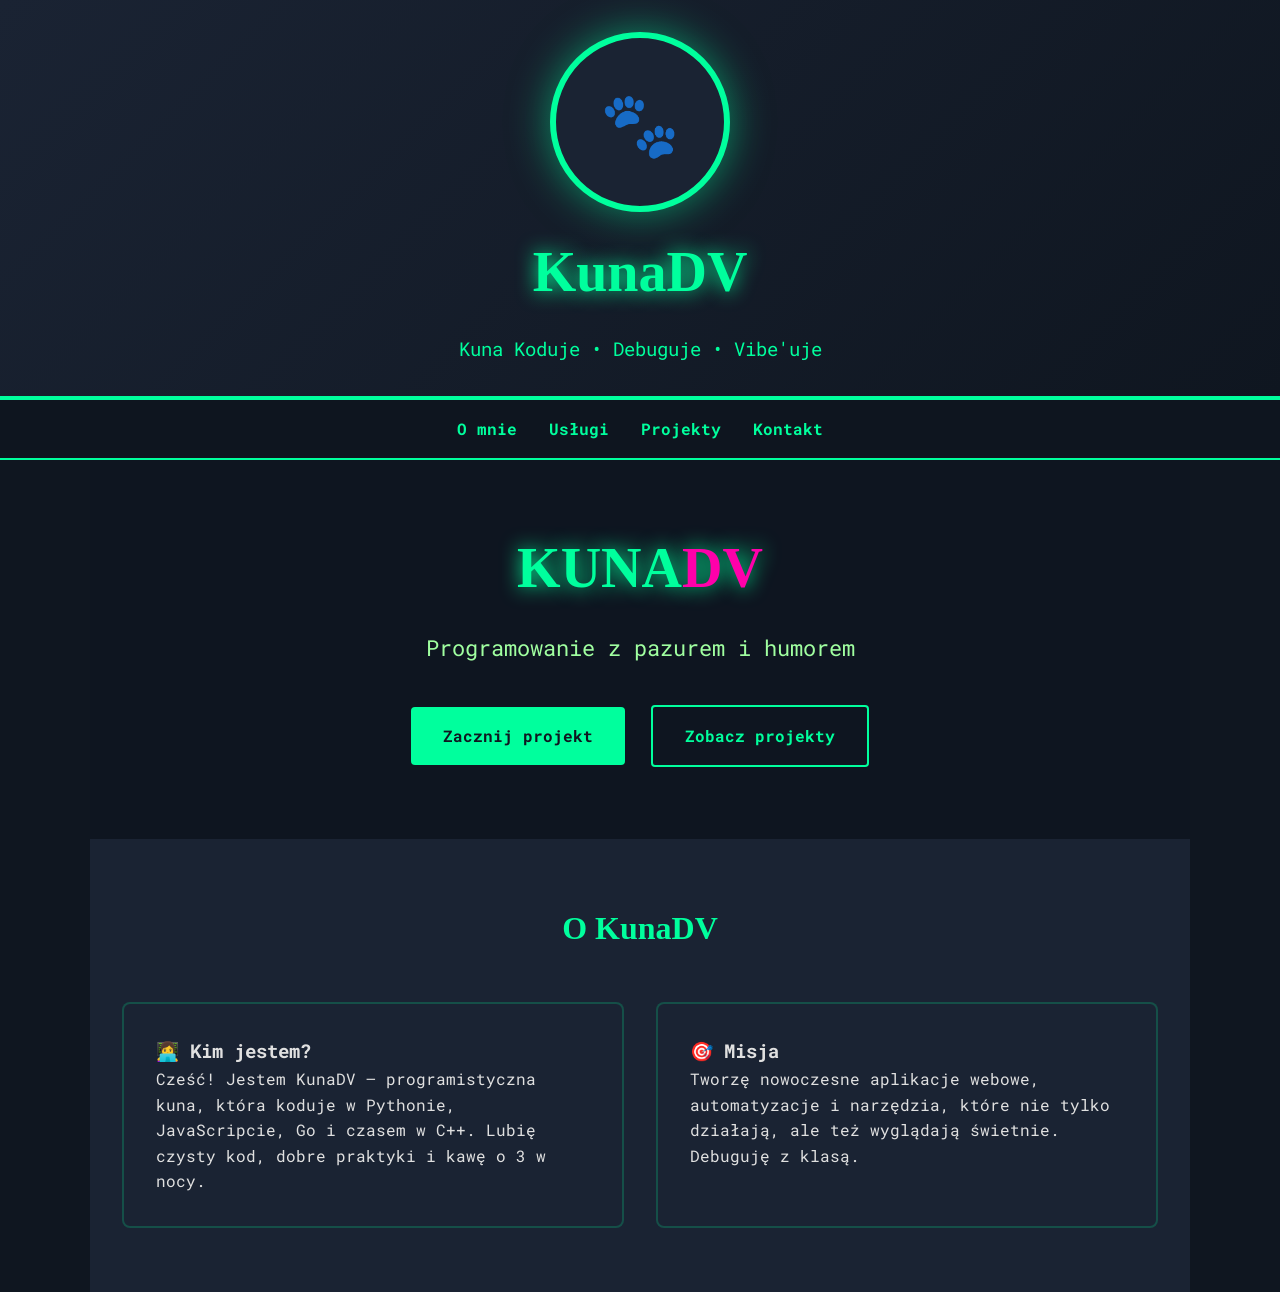
<file: index.html>
<!DOCTYPE html>
<html lang="pl">
<head>
    <meta charset="UTF-8">
    <meta name="viewport" content="width=device-width, initial-scale=1.0">
    <title>KunaDV - Programowanie z Klasą</title>
    <style>
        @import url('https://fonts.googleapis.com/css2?family=Roboto+Mono:wght@400;700&amp;family=Press+Start+2P&amp;display=swap');
        
        :root {
            --primary: #00ff9d;
            --bg: #0f1620;
            --accent: #ff00aa;
        }
        
        * {
            margin: 0;
            padding: 0;
            box-sizing: border-box;
        }
        
        body {
            font-family: 'Roboto Mono', monospace;
            background: var(--bg);
            color: #e0e0e0;
            line-height: 1.6;
            overflow-x: hidden;
        }
        
        header {
            background: linear-gradient(135deg, #1a2333, #0f1620);
            padding: 2rem 0;
            text-align: center;
            border-bottom: 4px solid var(--primary);
            position: relative;
        }
        
        .logo {
            width: 180px;
            height: 180px;
            background: #1a2333;
            border-radius: 50%;
            margin: 0 auto 1rem;
            display: flex;
            align-items: center;
            justify-content: center;
            border: 6px solid var(--primary);
            box-shadow: 0 0 40px rgba(0, 255, 157, 0.5);
            overflow: hidden;
        }
        
        nav {
            background: rgba(15, 22, 32, 0.95);
            padding: 1rem;
            position: sticky;
            top: 0;
            z-index: 100;
            border-bottom: 2px solid var(--primary);
        }
        
        nav ul {
            list-style: none;
            display: flex;
            justify-content: center;
            gap: 2rem;
            flex-wrap: wrap;
        }
        
        nav a {
            color: var(--primary);
            text-decoration: none;
            font-weight: bold;
            transition: all 0.3s;
        }
        
        nav a:hover {
            color: white;
            text-shadow: 0 0 10px var(--primary);
        }
        
        .hero {
            padding: 4rem 2rem;
            text-align: center;
            background: url('https://picsum.photos/id/1015/1920/1080') center/cover no-repeat;
            position: relative;
        }
        
        .hero::before {
            content: '';
            position: absolute;
            top: 0;
            left: 0;
            width: 100%;
            height: 100%;
            background: rgba(15, 22, 32, 0.85);
        }
        
        .hero-content {
            position: relative;
            z-index: 2;
            max-width: 800px;
            margin: 0 auto;
        }
        
        h1 {
            font-family: 'Press Start 2P', cursive;
            font-size: 3.5rem;
            color: var(--primary);
            text-shadow: 0 0 20px var(--primary);
            margin-bottom: 1rem;
        }
        
        .tagline {
            font-size: 1.4rem;
            color: #a0ffa0;
            margin-bottom: 2rem;
        }
        
        .btn {
            display: inline-block;
            background: var(--primary);
            color: #0f1620;
            padding: 1rem 2rem;
            font-weight: bold;
            text-decoration: none;
            border-radius: 4px;
            transition: all 0.3s;
            margin: 0.5rem;
        }
        
        .btn:hover {
            transform: scale(1.05);
            box-shadow: 0 0 30px var(--primary);
        }
        
        section {
            padding: 4rem 2rem;
            max-width: 1100px;
            margin: 0 auto;
        }
        
        .about {
            background: #1a2333;
        }
        
        .services {
            background: #0f1620;
        }
        
        h2 {
            font-family: 'Press Start 2P', cursive;
            color: var(--primary);
            text-align: center;
            margin-bottom: 3rem;
            font-size: 2rem;
        }
        
        .grid {
            display: grid;
            grid-template-columns: repeat(auto-fit, minmax(300px, 1fr));
            gap: 2rem;
        }
        
        .card {
            background: #1a2333;
            padding: 2rem;
            border-radius: 8px;
            border: 2px solid #00ff9d33;
            transition: all 0.4s;
        }
        
        .card:hover {
            border-color: var(--primary);
            transform: translateY(-10px);
        }
        
        footer {
            background: #0a0f1a;
            padding: 3rem 2rem;
            text-align: center;
            border-top: 3px solid var(--accent);
        }
        
        .terminal {
            background: #000;
            color: #00ff9d;
            padding: 1.5rem;
            font-family: 'Roboto Mono', monospace;
            white-space: pre-wrap;
            border: 2px solid var(--primary);
            margin: 2rem 0;
            text-align: left;
        }
    </style>
</head>
<body>
    <header>
        <div class="logo">
            <!-- Placeholder for KunaDV logo -->
            <span style="font-size: 4rem; color: #00ff9d;">🐾</span>
        </div>
        <h1>KunaDV</h1>
        <p style="color: #00ff9d; font-size: 1.2rem;">Kuna Koduje • Debuguje • Vibe'uje</p>
    </header>

    <nav>
        <ul>
            <li><a href="#o-mnie">O mnie</a></li>
            <li><a href="#uslugi">Usługi</a></li>
            <li><a href="#projekty">Projekty</a></li>
            <li><a href="#kontakt">Kontakt</a></li>
        </ul>
    </nav>

    <section class="hero">
        <div class="hero-content">
            <h1>KUNA<span style="color:#ff00aa;">DV</span></h1>
            <p class="tagline">Programowanie z pazurem i humorem</p>
            <a href="#uslugi" class="btn">Zacznij projekt</a>
            <a href="#projekty" class="btn" style="background: transparent; border: 2px solid var(--primary); color: var(--primary);">Zobacz projekty</a>
        </div>
    </section>

    <section id="o-mnie" class="about">
        <h2>O KunaDV</h2>
        <div class="grid">
            <div class="card">
                <h3>👩‍💻 Kim jestem?</h3>
                <p>Cześć! Jestem KunaDV – programistyczna kuna, która koduje w Pythonie, JavaScripcie, Go i czasem w C++. Lubię czysty kod, dobre praktyki i kawę o 3 w nocy.</p>
            </div>
            <div class="card">
                <h3>🎯 Misja</h3>
                <p>Tworzę nowoczesne aplikacje webowe, automatyzacje i narzędzia, które nie tylko działają, ale też wyglądają świetnie. Debuguję z klasą.</p>
            </div>
        </div>
</file>
